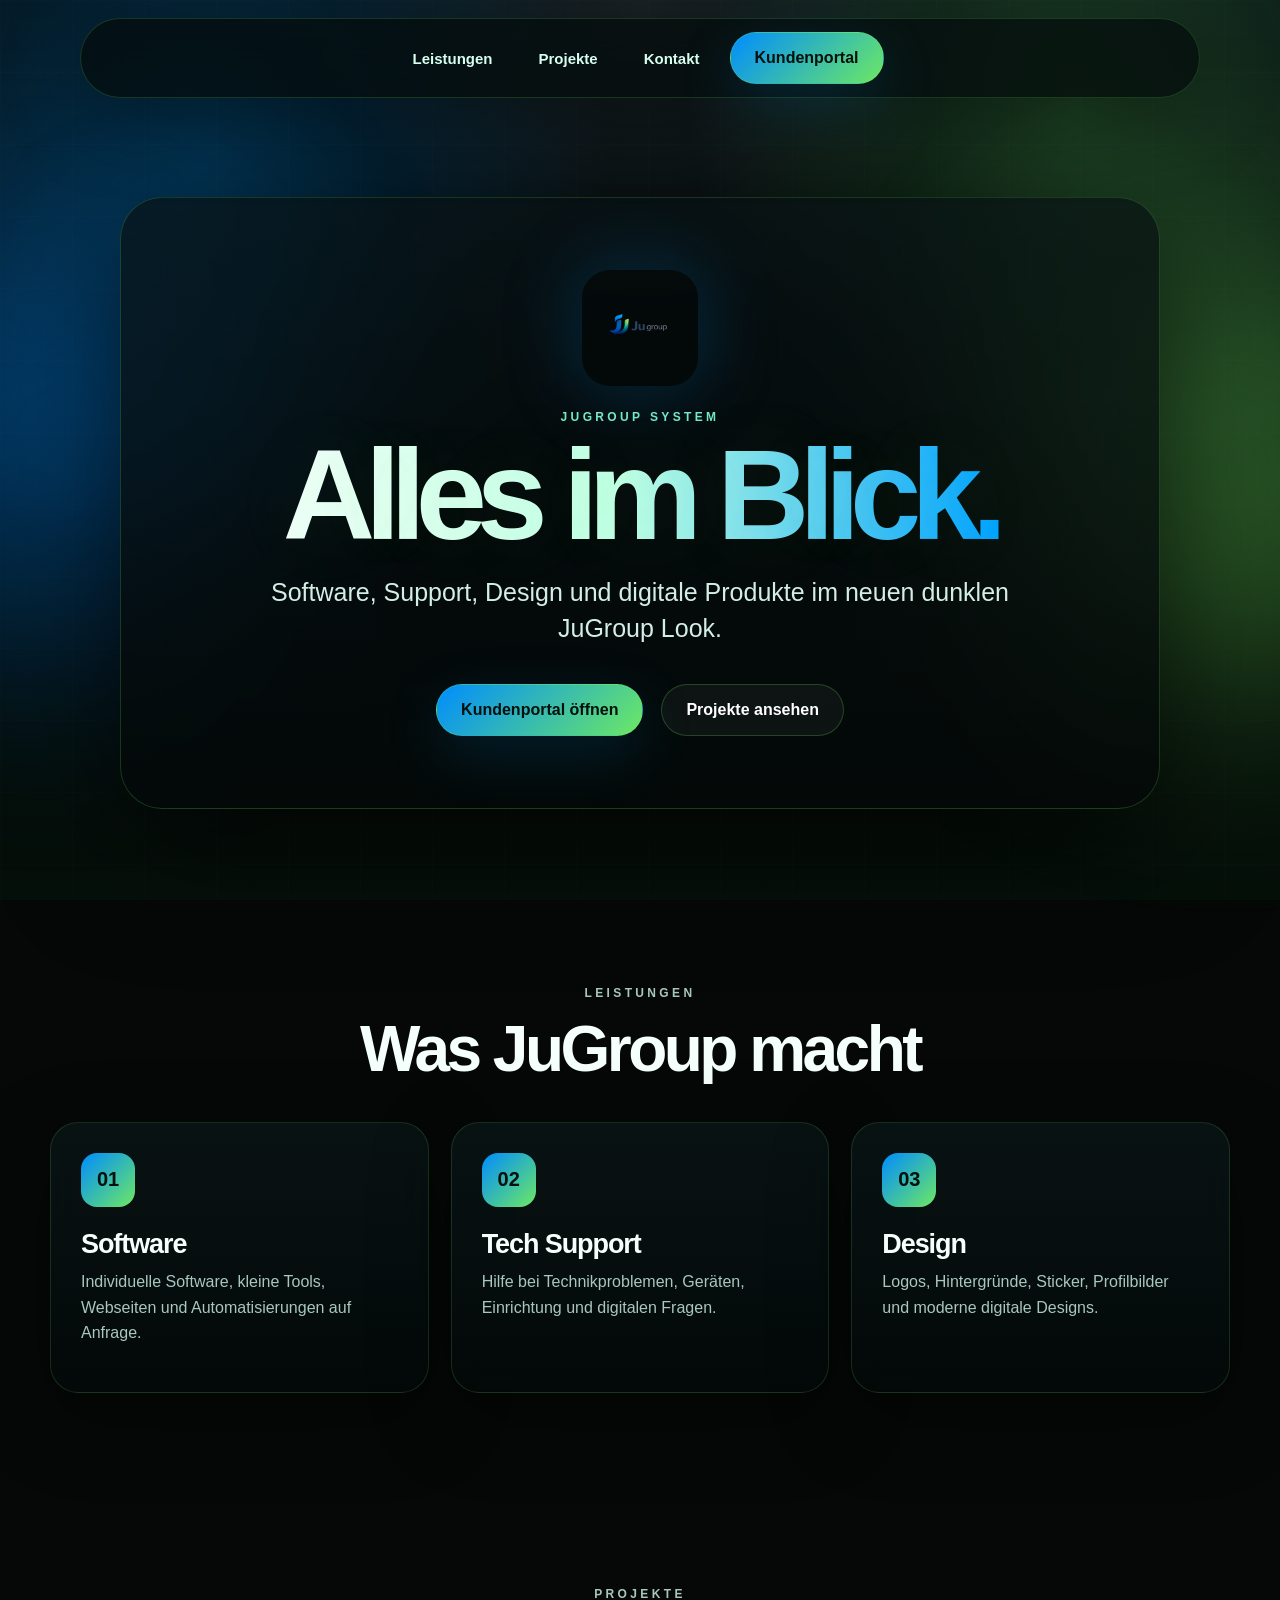
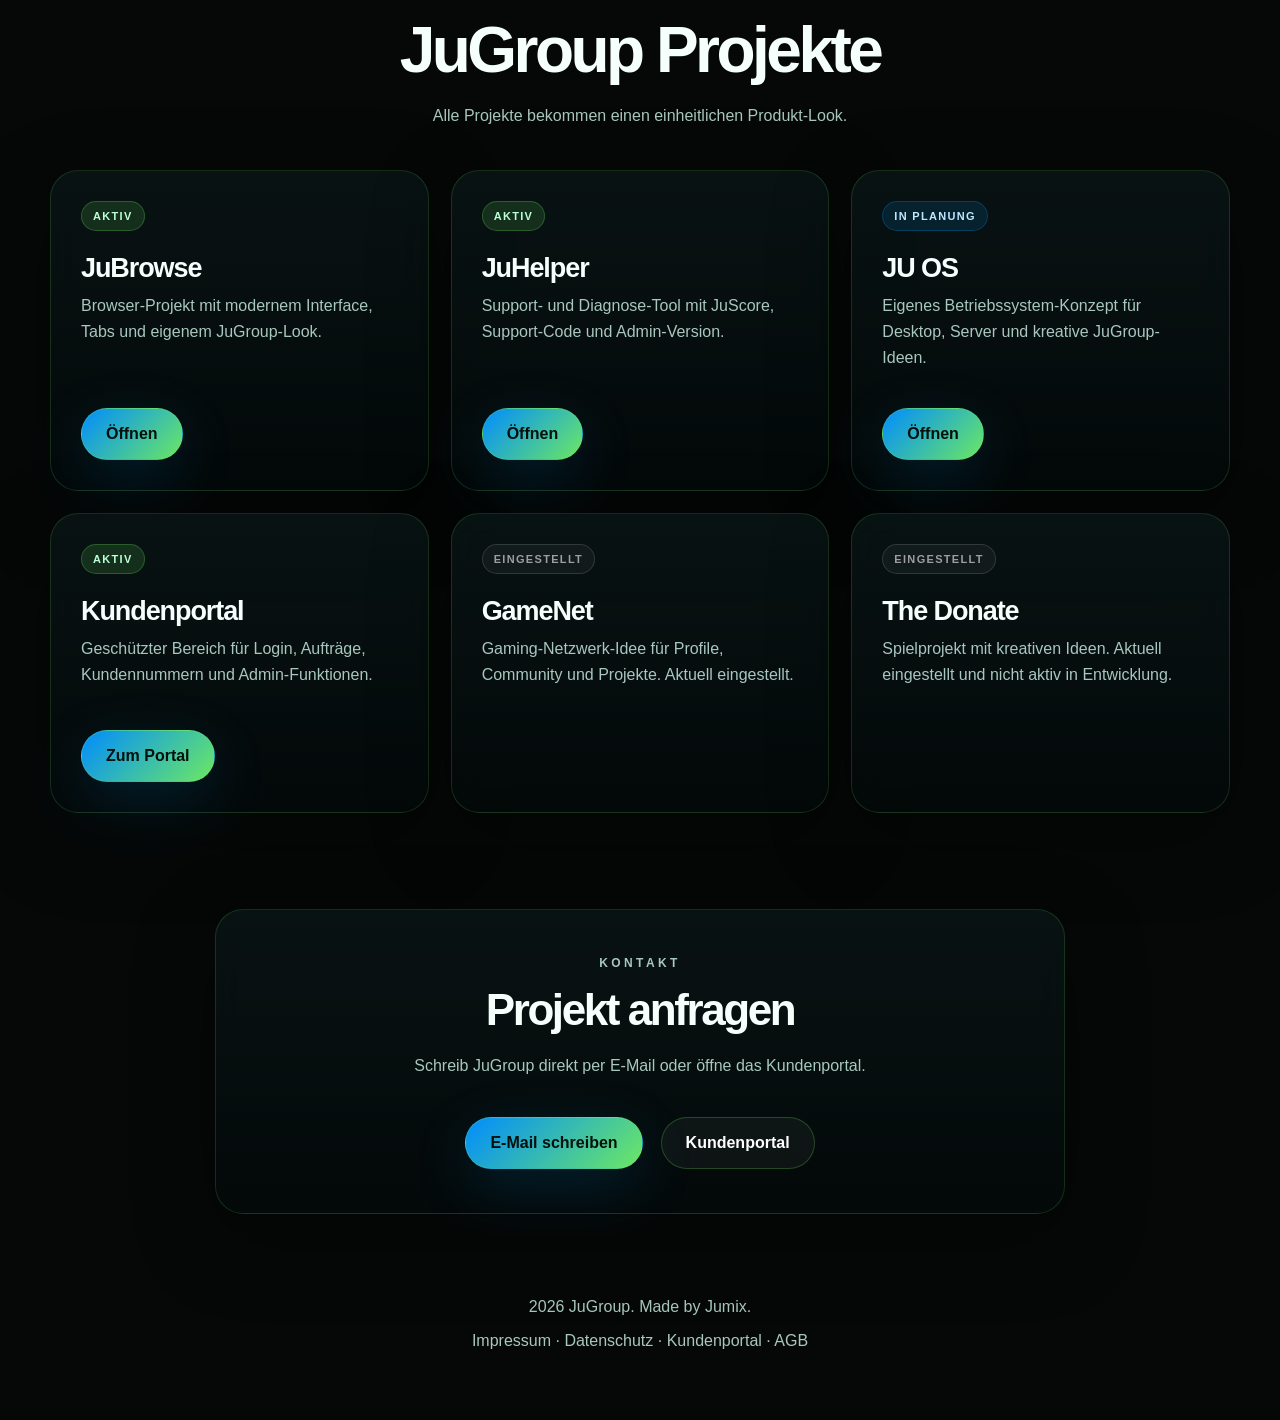
<file: index.html>
<!DOCTYPE html>
<html lang="de">
<head>
  <meta charset="UTF-8">
  <meta name="viewport" content="width=device-width, initial-scale=1.0">
  <meta name="description" content="JuGroup entwickelt moderne Software, Support-Lösungen, Design und digitale Produkte.">
  <meta name="theme-color" content="#050505">
  <meta name="application-name" content="JuGroup">
  <meta name="apple-mobile-web-app-title" content="JuGroup">
  <meta name="apple-mobile-web-app-capable" content="yes">
  <meta name="apple-mobile-web-app-status-bar-style" content="black-translucent">
  <meta name="mobile-web-app-capable" content="yes">
  <title>JuGroup</title>
  <link rel="manifest" href="manifest.webmanifest">
  <link rel="icon" href="logo.png" type="image/png">
  <link rel="apple-touch-icon" href="logo.png">
  <link rel="stylesheet" href="style.css?v=20260607-2">
</head>
<body>
  <div class="noise"></div>
  <div class="orb orb-a"></div>
  <div class="orb orb-b"></div>

  <header class="navbar centered-navbar">
    <nav>
      <a href="#services">Leistungen</a>
      <a href="#projects">Projekte</a>
      <a href="#contact">Kontakt</a>
      <a class="download" href="kundenportal.html">Kundenportal</a>
    </nav>
  </header>

  <main>
    <section class="hero">
      <div class="hero-inner reveal">
        <img src="logo.png" class="hero-logo" alt="JuGroup Logo">
        <p class="eyebrow">JuGroup System</p>
        <h1>Alles im Blick.</h1>
        <p class="subtitle">Software, Support, Design und digitale Produkte im neuen dunklen JuGroup Look.</p>
        <div class="actions hero-actions">
          <a class="button primary" href="kundenportal.html">Kundenportal öffnen</a>
          <a class="button ghost secondary" href="#projects">Projekte ansehen</a>
        </div>
      </div>
    </section>

    <section id="services" class="section">
      <div class="section-head reveal">
        <p class="eyebrow">Leistungen</p>
        <h2>Was JuGroup macht</h2>
      </div>

      <div class="cards grid">
        <article class="card reveal"><span>01</span><h3>Software</h3><p>Individuelle Software, kleine Tools, Webseiten und Automatisierungen auf Anfrage.</p></article>
        <article class="card reveal"><span>02</span><h3>Tech Support</h3><p>Hilfe bei Technikproblemen, Geräten, Einrichtung und digitalen Fragen.</p></article>
        <article class="card reveal"><span>03</span><h3>Design</h3><p>Logos, Hintergründe, Sticker, Profilbilder und moderne digitale Designs.</p></article>
      </div>
    </section>

    <section id="projects" class="section">
      <div class="section-head reveal">
        <p class="eyebrow">Projekte</p>
        <h2>JuGroup Projekte</h2>
        <p class="section-subtitle">Alle Projekte bekommen einen einheitlichen Produkt-Look.</p>
      </div>

      <div class="project-box-grid">
        <article class="project-box reveal">
          <span class="status-badge active">Aktiv</span>
          <h3>JuBrowse</h3>
          <p>Browser-Projekt mit modernem Interface, Tabs und eigenem JuGroup-Look.</p>
          <a class="button primary" href="https://jumix25.github.io/JuBrowse/">Öffnen</a>
        </article>

        <article class="project-box reveal">
          <span class="status-badge active">Aktiv</span>
          <h3>JuHelper</h3>
          <p>Support- und Diagnose-Tool mit JuScore, Support-Code und Admin-Version.</p>
          <a class="button primary" href="https://github.com/jumix25/JuHelper" target="_blank" rel="noopener">Öffnen</a>
        </article>

        <article class="project-box reveal">
          <span class="status-badge planned">In Planung</span>
          <h3>JU OS</h3>
          <p>Eigenes Betriebssystem-Konzept für Desktop, Server und kreative JuGroup-Ideen.</p>
          <a class="button primary" href="https://jumix25.github.io/JuOs" target="_blank" rel="noopener">Öffnen</a>
        </article>

        <article class="project-box reveal">
          <span class="status-badge active">Aktiv</span>
          <h3>Kundenportal</h3>
          <p>Geschützter Bereich für Login, Aufträge, Kundennummern und Admin-Funktionen.</p>
          <a class="button primary" href="kundenportal.html">Zum Portal</a>
        </article>

        <article class="project-box reveal">
          <span class="status-badge stopped">Eingestellt</span>
          <h3>GameNet</h3>
          <p>Gaming-Netzwerk-Idee für Profile, Community und Projekte. Aktuell eingestellt.</p>
        </article>

        <article class="project-box reveal">
          <span class="status-badge stopped">Eingestellt</span>
          <h3>The Donate</h3>
          <p>Spielprojekt mit kreativen Ideen. Aktuell eingestellt und nicht aktiv in Entwicklung.</p>
        </article>
      </div>
    </section>

    <section id="contact" class="section status contact reveal">
      <p class="eyebrow">Kontakt</p>
      <h2>Projekt anfragen</h2>
      <p>Schreib JuGroup direkt per E-Mail oder öffne das Kundenportal.</p>
      <div class="actions">
        <a class="button primary" href="mailto:jumix6544@gmail.com">E-Mail schreiben</a>
        <a class="button ghost secondary" href="kundenportal.html">Kundenportal</a>
      </div>
    </section>
  </main>

  <footer>
    <p>2026 JuGroup. Made by Jumix.</p>
    <p>
      <a href="impressum.html">Impressum</a> ·
      <a href="datenschutz.html">Datenschutz</a> ·
      <a href="kundenportal.html">Kundenportal</a> ·
      <a href="agb.html">AGB</a>
    </p>
  </footer>

  <script>
    if ("serviceWorker" in navigator) {
      window.addEventListener("load", () => {
        navigator.serviceWorker.register("sw.js").catch(() => {});
      });
    }
  </script>
</body>
</html>
</file>
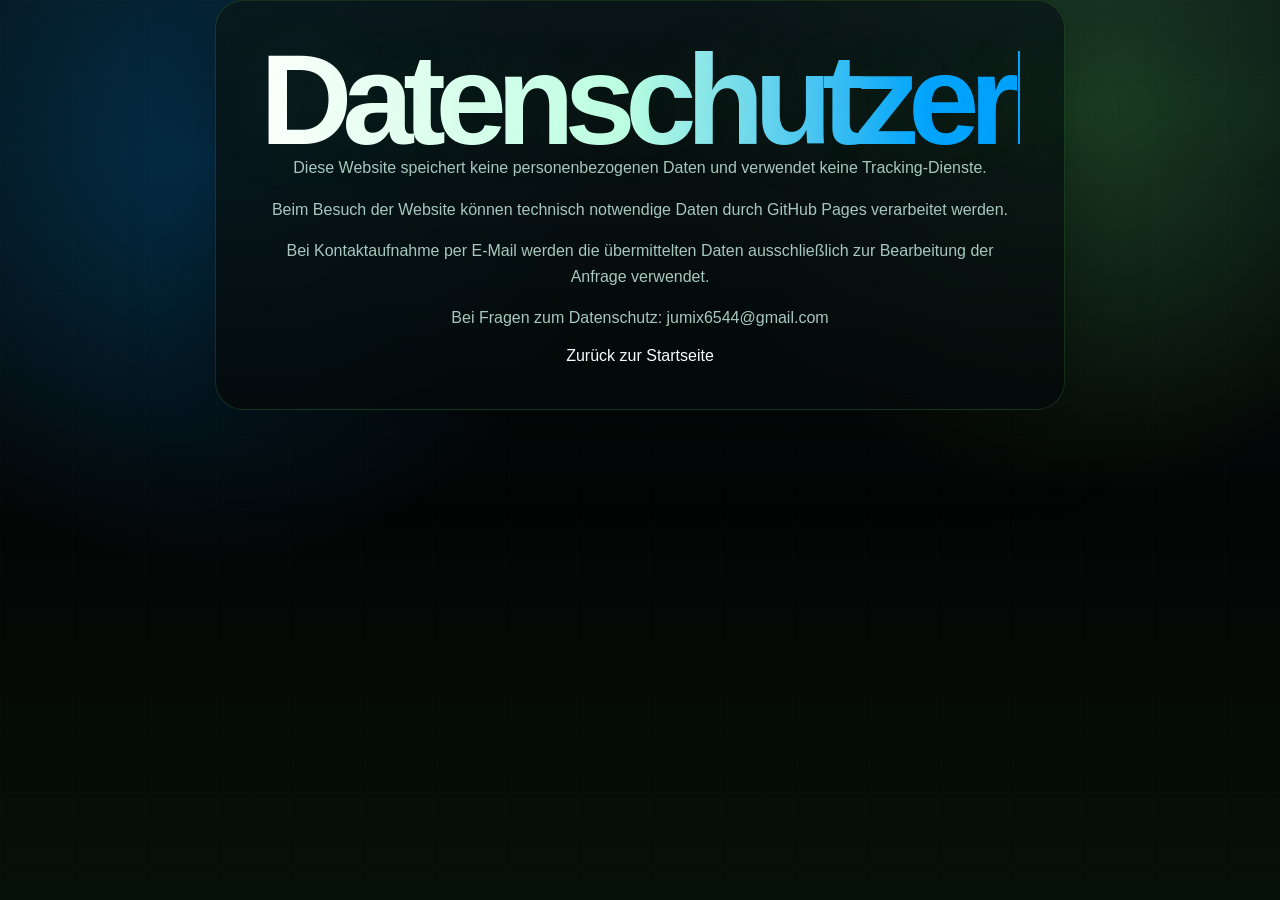
<file: datenschutz.html>
<!DOCTYPE html>
<html lang="de">
<head>
<meta charset="UTF-8">
<meta name="viewport" content="width=device-width, initial-scale=1.0">
<title>Datenschutz - JuGroup</title>
<link rel="stylesheet" href="style.css">
</head>
<body>

<div class="section contact">
<h1>Datenschutzerklärung</h1>

<p>
Diese Website speichert keine personenbezogenen Daten und verwendet keine Tracking-Dienste.
</p>

<p>
Beim Besuch der Website können technisch notwendige Daten durch GitHub Pages verarbeitet werden.
</p>

<p>
Bei Kontaktaufnahme per E-Mail werden die übermittelten Daten ausschließlich zur Bearbeitung der Anfrage verwendet.
</p>

<p>
Bei Fragen zum Datenschutz:
jumix6544@gmail.com
</p>

<a href="index.html">Zurück zur Startseite</a>

</div>

</body>
</html>
</file>
<file: style.css>
*{box-sizing:border-box}html{scroll-behavior:smooth}body{margin:0;font-family:Arial,Helvetica,sans-serif;background:#050807;color:#f5fffb;overflow-x:hidden;min-height:100vh}body:before{content:"";position:fixed;inset:0;z-index:-3;background:radial-gradient(circle at 16% 18%,rgba(0,153,255,.24),transparent 31%),radial-gradient(circle at 84% 12%,rgba(109,232,99,.22),transparent 29%),linear-gradient(180deg,#061014,#030504 58%,#06100a)}body:after{content:"";position:fixed;inset:0;z-index:-2;background-image:linear-gradient(rgba(255,255,255,.04) 1px,transparent 1px),linear-gradient(90deg,rgba(255,255,255,.04) 1px,transparent 1px);background-size:72px 72px;opacity:.38}.noise,.orb{position:fixed;pointer-events:none}.noise{inset:0;z-index:-1;background:radial-gradient(circle at center top,rgba(255,255,255,.08),transparent 30%)}.orb{width:430px;height:430px;border-radius:999px;filter:blur(115px);opacity:.38;z-index:-1}.orb-a{left:-160px;top:220px;background:#008cff}.orb-b{right:-160px;top:260px;background:#6de863}a{color:inherit;text-decoration:none}main{width:min(1180px,calc(100% - 32px));margin:0 auto}.navbar{position:sticky;top:18px;z-index:10;width:min(1120px,calc(100% - 28px));min-height:74px;margin:18px auto 0;padding:13px 18px;display:flex;align-items:center;justify-content:center;gap:18px;background:rgba(5,12,12,.76);border:1px solid rgba(109,232,99,.18);border-radius:999px;box-shadow:0 18px 80px rgba(0,0,0,.36);backdrop-filter:blur(22px)}.centered-navbar{justify-content:center}.navbar .brand{display:flex;align-items:center;gap:12px;font-size:20px;font-weight:900}.navbar .logo-image{width:44px!important;height:44px!important;max-width:44px!important;max-height:44px!important;object-fit:contain;border-radius:13px;box-shadow:0 0 30px rgba(0,153,255,.28)}nav{display:flex;align-items:center;justify-content:center;gap:14px;flex-wrap:wrap;width:100%}nav a{padding:12px 16px;border-radius:999px;color:#d7fff0;font-size:15px;font-weight:800;transition:.2s;text-align:center}nav a:hover{background:rgba(109,232,99,.1);color:#fff}.download,.button{display:inline-flex;align-items:center;justify-content:center;min-height:52px;padding:14px 24px;border-radius:999px;border:1px solid rgba(109,232,99,.24);font:inherit;font-weight:900;cursor:pointer;transition:.2s}.download,.button.primary{background:linear-gradient(135deg,#008cff,#6de863);color:#03100c;box-shadow:0 18px 60px rgba(0,153,255,.16)}.button.ghost,.button.secondary{background:rgba(255,255,255,.045);color:#fff;box-shadow:none}.button:hover,.download:hover{transform:translateY(-3px);filter:brightness(1.08)}.hero{min-height:calc(100vh - 110px);display:grid;place-items:center;padding:72px 0 52px;text-align:center}.hero-inner,.hero-window{position:relative;width:100%;max-width:1040px;margin:auto;padding:72px 46px;background:linear-gradient(180deg,rgba(8,18,20,.72),rgba(4,8,8,.82));border:1px solid rgba(109,232,99,.2);border-radius:42px;box-shadow:0 40px 120px rgba(0,0,0,.55);backdrop-filter:blur(26px);overflow:hidden}.hero-logo{width:116px!important;height:116px!important;max-width:116px!important;max-height:116px!important;margin:0 auto 24px;display:block;border-radius:28px;object-fit:contain;background:rgba(0,0,0,.35);box-shadow:0 0 80px rgba(0,153,255,.25)}.eyebrow{margin:0 0 16px;color:#75e9c3;text-transform:uppercase;letter-spacing:.28em;font-size:12px;font-weight:900}h1,h2,h3,p{margin-top:0}h1{margin:0;font-size:clamp(58px,10vw,128px);line-height:.86;letter-spacing:-.08em;background:linear-gradient(90deg,#fff,#bfffe4 48%,#00a2ff 88%);-webkit-background-clip:text;background-clip:text;color:transparent;text-shadow:0 0 80px rgba(109,232,99,.08)}h2{font-size:clamp(36px,5vw,64px);line-height:.95;letter-spacing:-.055em;margin:0 0 22px}.subtitle,.hero-window p{max-width:760px;margin:24px auto 0;color:#d3eee5;font-size:clamp(19px,2vw,25px);line-height:1.45}.actions,.hero-actions{display:flex;justify-content:center;align-items:center;gap:18px;flex-wrap:wrap;margin-top:38px}.section{padding:96px 0;text-align:center}.section-head{margin-bottom:42px}.section-subtitle,.section p{color:#a8c8bd;line-height:1.6}.cards,.grid,.download-grid,.project-box-grid{display:grid;grid-template-columns:repeat(3,minmax(0,1fr));gap:22px}.card,.download-card,.project-box,.contact,.status,.portal-auth,.portal-content,.portal-admin,.portal-password,.portal-admin-code,.portal-database,.timeline div,.steps{background:linear-gradient(180deg,rgba(10,22,23,.78),rgba(4,9,9,.82));border:1px solid rgba(109,232,99,.16);border-radius:28px;box-shadow:0 24px 80px rgba(0,0,0,.35);backdrop-filter:blur(18px)}.card,.download-card,.project-box{padding:30px;text-align:left;transition:.22s}.card:hover,.project-box:hover,.download-card:hover{transform:translateY(-6px);border-color:rgba(109,232,99,.38);background:linear-gradient(180deg,rgba(12,30,31,.9),rgba(4,12,10,.9))}.card span,.download-card span{display:inline-flex;align-items:center;justify-content:center;width:54px;height:54px;border-radius:16px;background:linear-gradient(135deg,#008cff,#6de863);color:#03100c;font-weight:900;font-size:20px}.card h3,.project-box h3{font-size:27px;margin:22px 0 9px;letter-spacing:-.04em}.card p,.project-box p,.download-card p{color:#a8c8bd;line-height:1.6}.project-box{min-height:300px;display:flex;flex-direction:column;align-items:flex-start}.project-box p{flex:1}.project-box .button{margin-top:22px}.status-badge{display:inline-flex;align-items:center;min-height:30px;padding:7px 11px;border-radius:999px;font-size:11px;font-weight:900;text-transform:uppercase;letter-spacing:.12em;border:1px solid rgba(255,255,255,.13)}.status-badge.active{background:rgba(109,232,99,.14);color:#baffd7;border-color:rgba(109,232,99,.25)}.status-badge.planned{background:rgba(0,153,255,.12);color:#bfe7ff;border-color:rgba(0,153,255,.24)}.status-badge.stopped{background:rgba(255,255,255,.045);color:#9e9e9e}.contact,.status{max-width:850px;margin:0 auto 50px;padding:44px;text-align:center}.contact h2,.status h2{font-size:44px}.portal-auth,.portal-content,.portal-admin,.portal-password,.portal-admin-code,.portal-database{max-width:760px;margin:28px auto;padding:28px;text-align:left}.portal-form{display:grid;gap:14px;margin:28px auto;max-width:520px;text-align:left}.portal-form label{display:grid;gap:8px;color:#a8c8bd;font-weight:900}.portal-form input,.portal-form textarea,.portal-form select{width:100%;min-height:52px;border:1px solid rgba(109,232,99,.16);border-radius:16px;background:#07100f;color:#fff;padding:0 14px;font:inherit}.portal-form input:focus,.portal-form textarea:focus,.portal-form select:focus{outline:2px solid rgba(109,232,99,.42);border-color:#6de863}.portal-form textarea{min-height:120px;padding:14px;resize:vertical}.portal-entry{display:grid;gap:6px;border:1px solid rgba(109,232,99,.15);border-radius:18px;background:rgba(255,255,255,.045);padding:16px;margin-bottom:12px;text-align:left}.portal-entry span{color:#a8c8bd}footer{width:min(1120px,calc(100% - 32px));margin:0 auto;padding:34px 0 54px;text-align:center;color:#a8c8bd}.reveal{opacity:1!important;transform:none!important}.contact img,.portal-auth img,.portal-content img,.portal-admin img,.portal-password img,.portal-admin-code img,.portal-database img{max-width:180px;height:auto}.contact>.logo-image{width:96px!important;height:96px!important;max-width:96px!important}@media(max-width:950px){.navbar{top:10px;width:calc(100% - 20px);border-radius:26px;align-items:center;flex-direction:column}.hero-inner,.hero-window{padding:52px 22px}.cards,.grid,.project-box-grid,.timeline,.download-grid{grid-template-columns:1fr}.project-box{min-height:0}.section{padding:72px 0}nav{gap:8px}nav a{font-size:14px;padding:10px 12px}}
</file>
